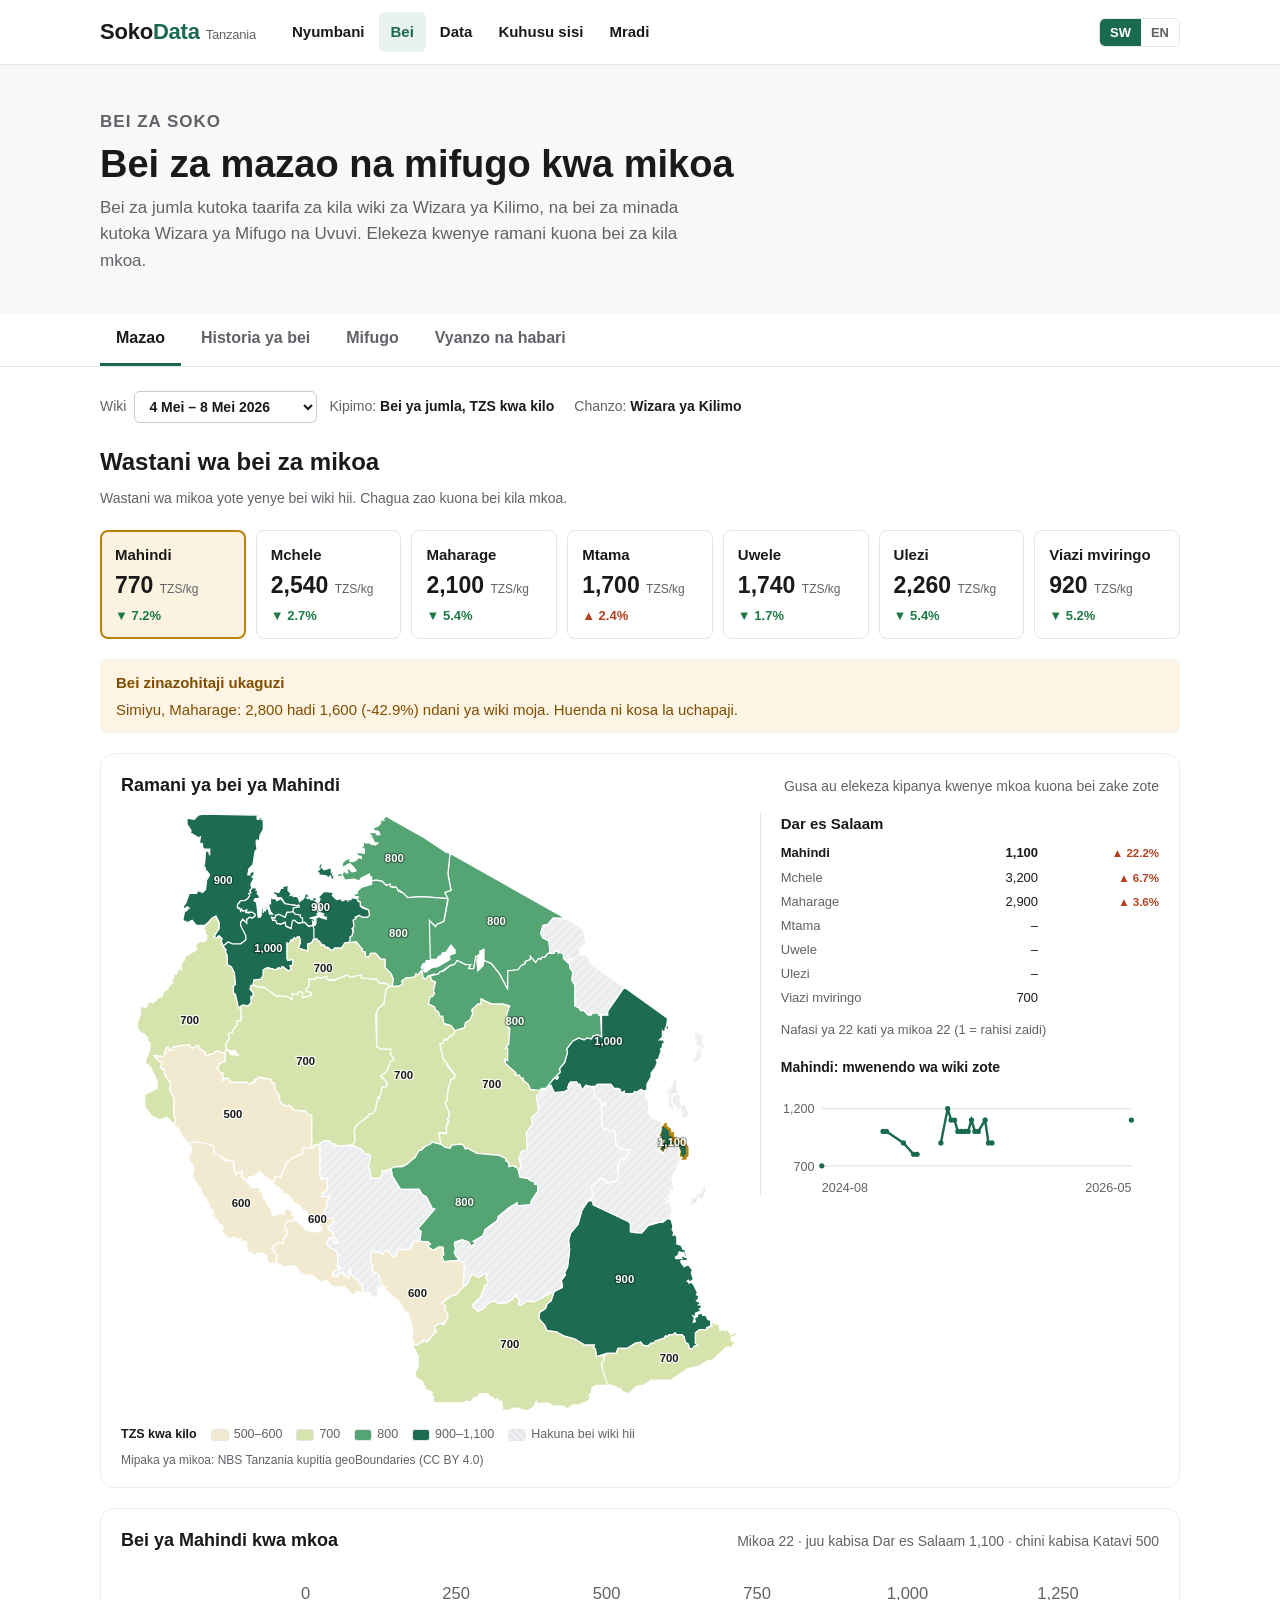
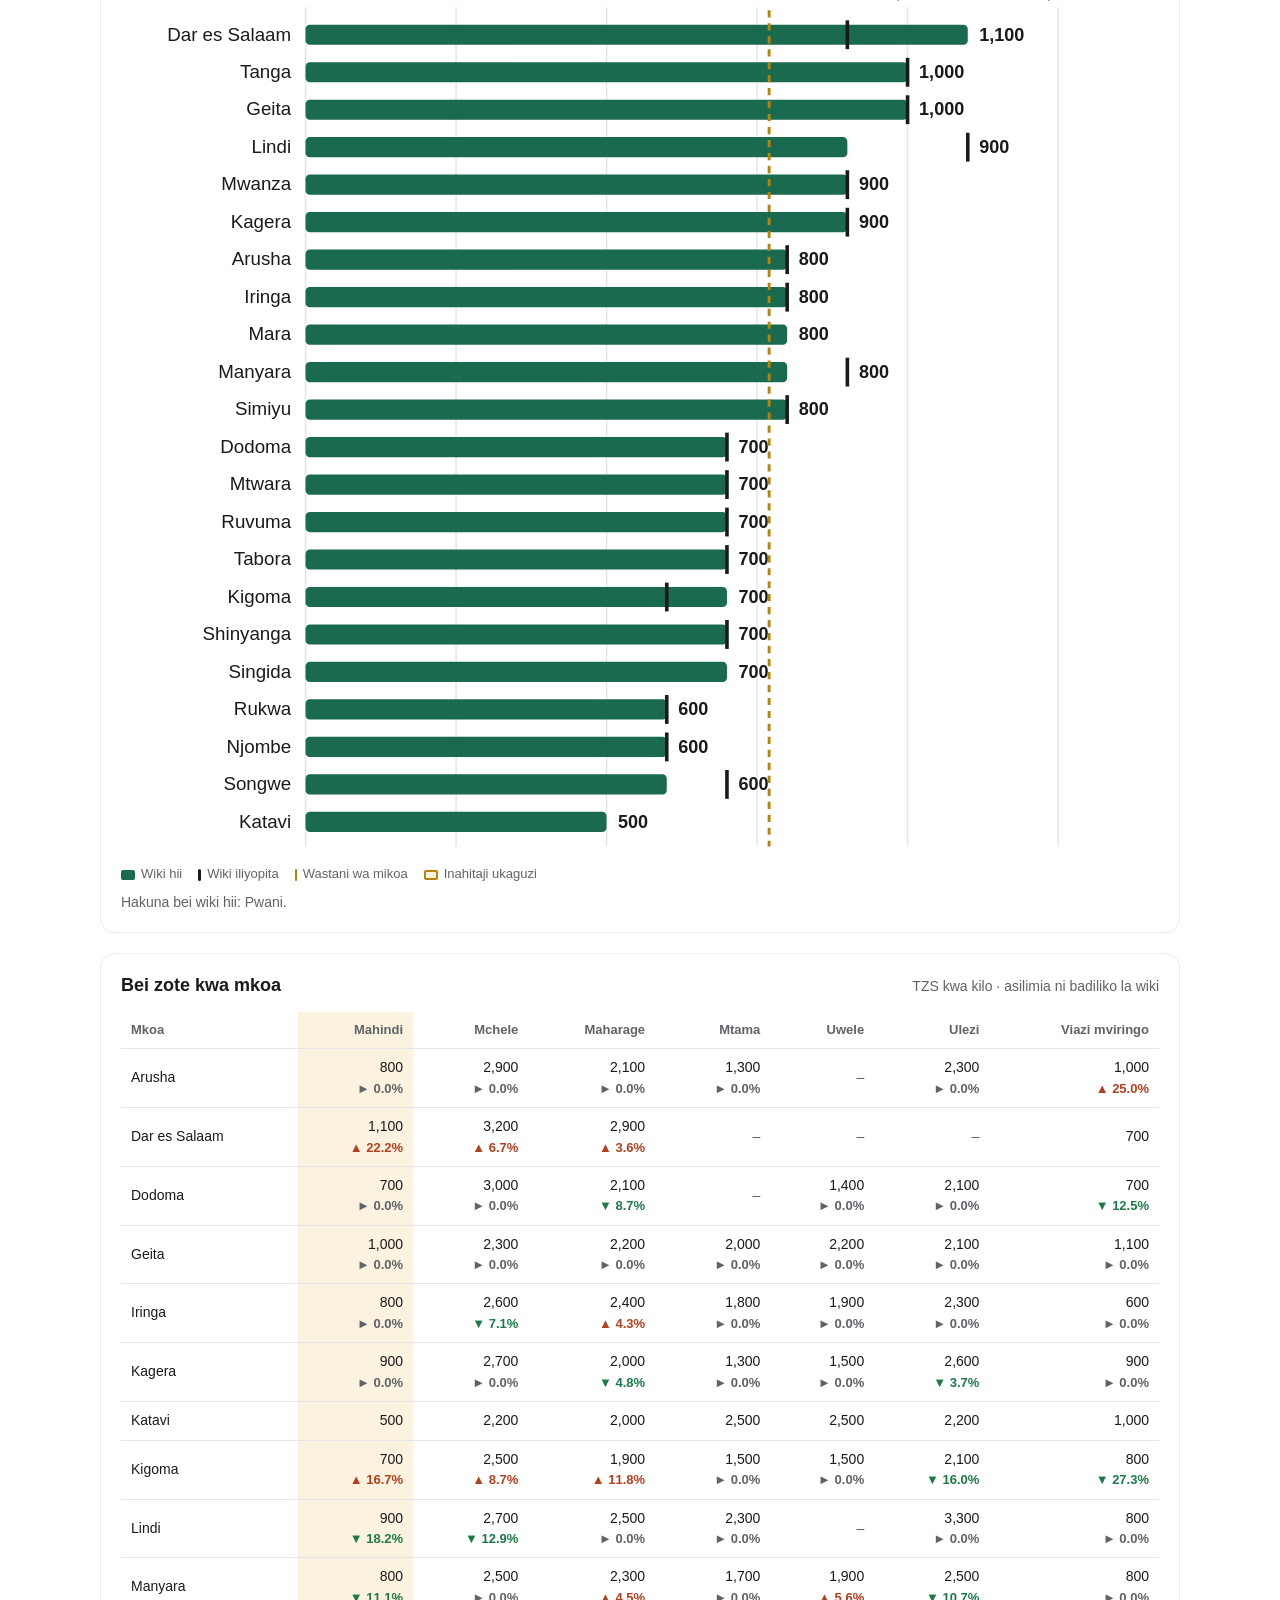
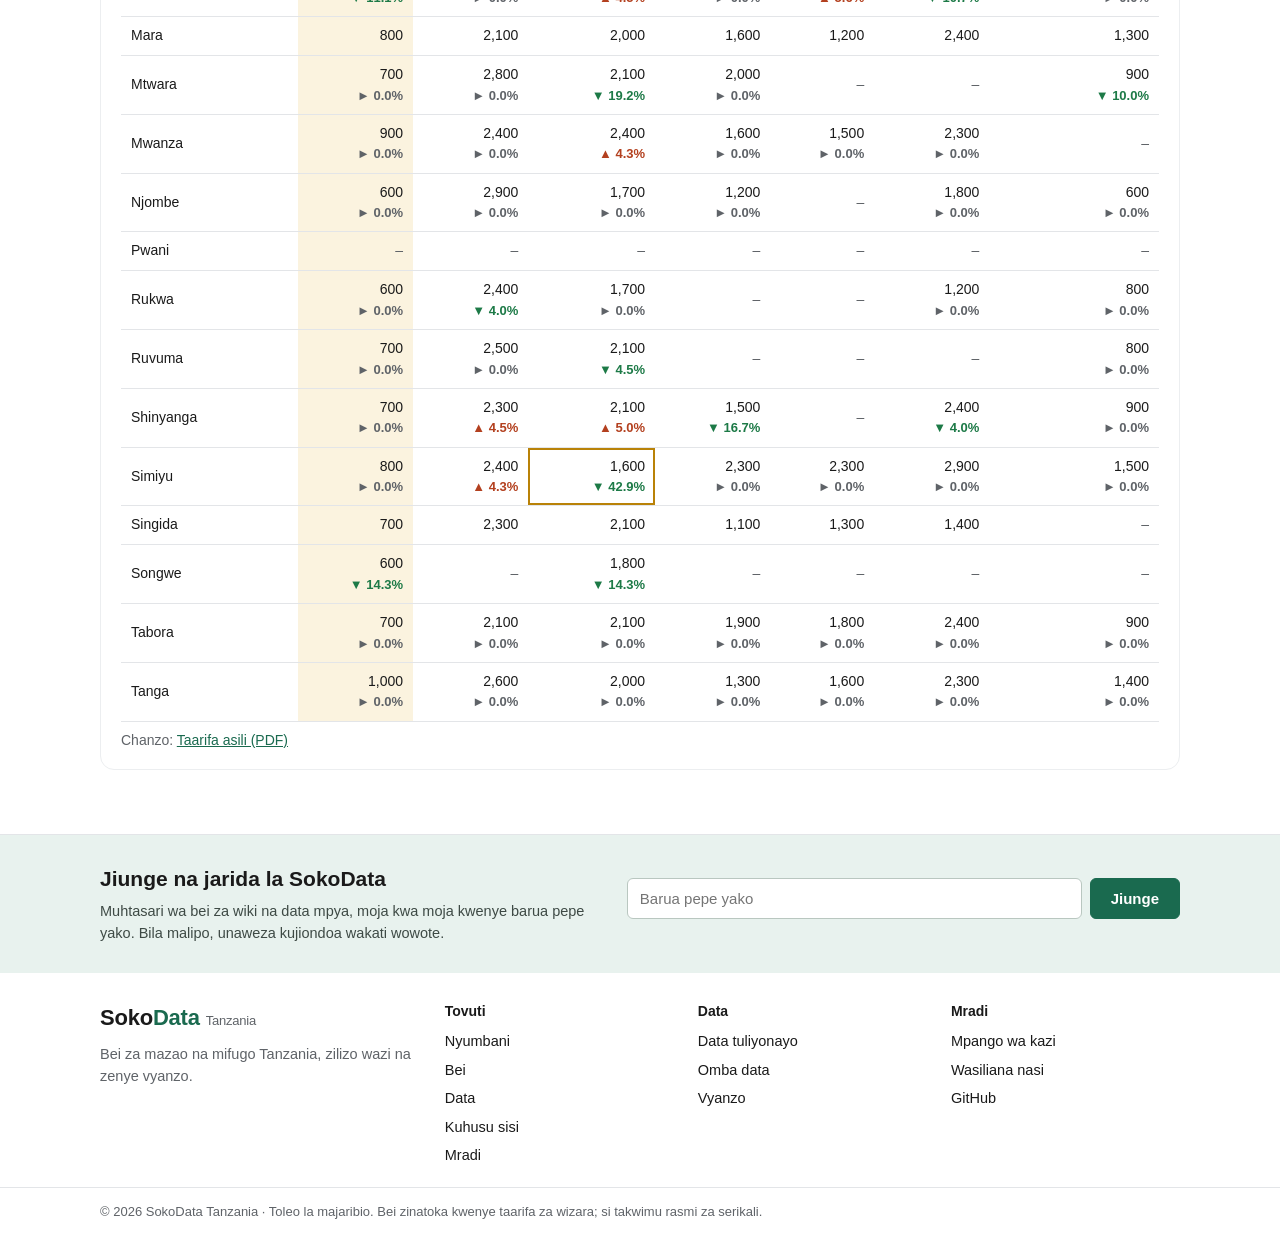
<file: website/prices.html>
<!DOCTYPE html>
<html lang="sw">
<head>
<meta charset="utf-8">
<meta name="viewport" content="width=device-width, initial-scale=1">
<title>Bei za mazao na mifugo · SokoData Tanzania</title>
<meta name="title-sw" content="Bei za mazao na mifugo · SokoData Tanzania">
<meta name="title-en" content="Crop and livestock prices · SokoData Tanzania">
<meta name="description" content="Bei za mazao na mifugo Tanzania: wazi, za kuaminika, kila wiki. Tanzanian crop and livestock prices, open and sourced.">
<link rel="stylesheet" href="assets/style.css">
</head>
<body data-page="prices">
<div id="site-header"></div>
<section class="page-intro"><div class="wrap">
  <p class="eyebrow"><span class="sw">Bei za soko</span><span class="en">Market prices</span></p>
  <h1><span class="sw">Bei za mazao na mifugo kwa mikoa</span><span class="en">Crop and livestock prices by region</span></h1>
  <p><span class="sw">Bei za jumla kutoka taarifa za kila wiki za Wizara ya Kilimo, na bei za minada kutoka Wizara ya Mifugo na Uvuvi. Elekeza kwenye ramani kuona bei za kila mkoa.</span><span class="en">Wholesale prices from the Ministry of Agriculture's weekly reports, and auction prices from the Ministry of Livestock and Fisheries. Point at the map to see each region's prices.</span></p>
</div></section>
<nav class="tabs" aria-label="Sections">
  <div class="wrap">
    <a href="#mazao" data-view="mazao" data-i18n="tabCrops">Mazao</a>
    <a href="#historia" data-view="historia" data-i18n="tabHistory">Historia ya bei</a>
    <a href="#mifugo" data-view="mifugo" data-i18n="tabLive">Mifugo</a>
    <a href="#vyanzo" data-view="vyanzo" data-i18n="tabSources">Vyanzo na habari</a>
  </div>
</nav>
<main class="wrap dash">
  <section class="view" id="view-mazao">
    <div class="controls">
      <label><span data-i18n="week">Wiki</span> <select id="weekSel"></select></label>
      <span class="meta"><span><span data-i18n="unit">Kipimo</span>: <b data-i18n="unitCrop">Bei ya jumla, TZS kwa kilo</b></span><span><span data-i18n="source">Chanzo</span>: <b>Wizara ya Kilimo</b></span></span>
    </div>
    <div>
      <h2 data-i18n="natTitle">Wastani wa bei za mikoa</h2>
      <p class="missing" data-i18n="natHint">Wastani wa mikoa yote yenye bei wiki hii. Chagua zao kuona bei kila mkoa.</p>
    </div>
    <div class="tiles" id="tiles"></div>
    <div class="alert" id="review" role="note"></div>
    <div class="card" id="mapSection">
      <div class="card-head"><h3 id="mapTitle"></h3><p data-i18n="mapSub">Gusa au elekeza kipanya kwenye mkoa kuona bei zake zote</p></div>
      <div class="map-grid">
        <div class="map-wrap" id="mapWrap"><div id="mapSvg"></div><div class="map-tip" id="mapTip" hidden></div></div>
        <aside class="map-panel" id="mapPanel" aria-live="polite"></aside>
      </div>
      <div class="map-legend" id="mapLegend"></div>
      <p class="credit" id="mapCredit"></p>
    </div>
    <div class="card">
      <div class="card-head"><h3 id="chartTitle"></h3><p id="chartSub"></p></div>
      <div class="chart" id="cropChart"></div>
      <div class="legend">
        <span><i style="background:var(--accent)"></i><span data-i18n="lgThis">Wiki hii</span></span>
        <span><i style="background:var(--ink);width:3px;height:12px"></i><span data-i18n="lgPrev">Wiki iliyopita</span></span>
        <span><i style="background:var(--gold);width:2px;height:12px"></i><span data-i18n="lgNat">Wastani wa mikoa</span></span>
        <span><i style="background:var(--gold-soft);border:2px solid var(--gold)"></i><span data-i18n="lgFlag">Inahitaji ukaguzi</span></span>
      </div>
      <p class="missing" id="missing"></p>
    </div>
    <div class="card">
      <div class="card-head"><h3 data-i18n="tableTitle">Bei zote kwa mkoa</h3><p data-i18n="tableSub">TZS kwa kilo · asilimia ni badiliko la wiki</p></div>
      <div class="tablewrap"><table id="cropTable"></table></div>
      <p class="missing" id="cropSource"></p>
    </div>
  </section>

  <section class="view" id="view-historia">
    <h2 data-i18n="histTitle">Mwenendo wa bei kwa muda</h2>
    <div class="controls">
      <label><span data-i18n="crop">Zao</span> <select id="histCrop"></select></label>
      <label><span data-i18n="region">Mkoa</span> <select id="histRegion"></select></label>
    </div>
    <div class="card">
      <div class="card-head"><h3 id="histChartTitle"></h3><p id="histSub"></p></div>
      <div class="chart" id="histChart"></div>
    </div>
  </section>

  <section class="view" id="view-mifugo">
    <div class="controls">
      <label><span data-i18n="week">Wiki</span> <select id="liveWeekSel"></select></label>
      <span class="meta"><span><span data-i18n="unit">Kipimo</span>: <b data-i18n="unitLive">TZS kwa mnyama mmoja (bei ya chini na ya juu)</b></span><span><span data-i18n="source">Chanzo</span>: <b>Wizara ya Mifugo na Uvuvi</b></span></span>
    </div>
    <figure class="banner"><img src="https://commons.wikimedia.org/wiki/Special:FilePath/Maasai_man_with_cattle.jpg?width=1600" alt="" loading="lazy"><figcaption class="credit">Picha: Muhammad Mahdi Karim, <a href="https://commons.wikimedia.org/wiki/File:Maasai_man_with_cattle.jpg" rel="noopener">GFDL 1.2</a></figcaption></figure>
    <h2 data-i18n="liveTitle">Bei za mifugo kwenye minada ya upili na mipakani</h2>
    <div class="chips" id="animalChips" role="group" aria-label="Animal"></div>
    <div class="card">
      <div class="card-head"><h3 id="liveChartTitle"></h3><p data-i18n="liveSub">Kila mstari ni bei ya chini hadi ya juu; uzito uko kulia</p></div>
      <div class="chart" id="liveChart"></div>
    </div>
    <div class="alert" role="note"><strong data-i18n="liveNoteH">Kumbuka</strong><span data-i18n="liveNote"></span></div>
  </section>

  <section class="view" id="view-vyanzo">
    <div class="about-grid">
    <figure class="photo"><img src="https://commons.wikimedia.org/wiki/Special:FilePath/Flickr_-_usaid.africa_-_Maza_Wanawake_Kwanza_Growers_Association.jpg?width=1000" alt="" loading="lazy"><figcaption class="credit">Kikundi cha wakulima Wanawake Kwanza, Maza, Morogoro · USAID, <a href="https://commons.wikimedia.org/wiki/File:Flickr_-_usaid.africa_-_Maza_Wanawake_Kwanza_Growers_Association.jpg" rel="noopener">public domain</a></figcaption></figure>
    <div class="card prose">
      <h2 data-i18n="aboutTitle">Kuhusu data hii</h2>
      <div data-i18n-html="aboutBody"></div>
      <div id="coverage"></div>
    </div>
    </div>
    <div class="card">
      <div class="card-head"><h3 data-i18n="newsTitle">Bei zilizoripotiwa kwenye magazeti</h3><p data-i18n="newsSub">Chanzo cha pili: kila takwimu ina kiungo chake</p></div>
      <div class="tablewrap" id="newsBox"></div>
    </div>
  </section>
</main>
<div id="site-footer"></div>
<script src="assets/config.js"></script>
<script src="assets/site.js"></script>
<script src="assets/app.js"></script>
<script src="assets/map.js"></script>
</body>
</html>
</file>
<file: website/assets/style.css>
/* SokoData Tanzania. Plain white pages, Arial, one green accent.
   Shared parts: site header (.site-head), footer with newsletter (.site-foot), buttons, cards, forms.
   Page parts: home (.home-*), prices dashboard (tiles, map, charts), data page (.dl-*), prose pages. */
:root {
  --bg: #ffffff;
  --surface: #ffffff;
  --soft: #f7f8f7;
  --ink: #1a1a1a;
  --muted: #5f6368;
  --line: #e3e5e8;
  --accent: #1a6a4f;
  --accent-ink: #145740;
  --accent-soft: #e8f2ee;
  --gold: #b98208;
  --gold-soft: #fbf3df;
  --up: #b3401f;
  --down: #1d7a47;
  --warn-bg: #fdf4e3;
  --warn-ink: #7f4d00;
  --map-empty: #eef0f1;
  --font-display: Arial, Helvetica, sans-serif;
  --font-body: Arial, Helvetica, sans-serif;
  color-scheme: light;
}
* { box-sizing: border-box; }
html, body { margin: 0; }
body { background: var(--bg); color: var(--ink); font-family: var(--font-body); font-size: 16px; line-height: 1.55; }
html[lang="en"] .sw, html[lang="sw"] .en { display: none !important; }
a { color: var(--accent); }
.wrap { max-width: 1120px; margin: 0 auto; padding: 0 20px; }
button:focus-visible, a:focus-visible, select:focus-visible, input:focus-visible, textarea:focus-visible { outline: 3px solid var(--gold); outline-offset: 2px; }
h1, h2, h3, h4 { font-family: var(--font-display); color: var(--ink); text-wrap: balance; }
h2 { font-size: 24px; margin: 0; }
h3 { font-size: 18px; margin: 0 0 4px; }

/* Site header */
.site-head { background: #fff; border-bottom: 1px solid var(--line); position: sticky; top: 0; z-index: 20; }
.site-head .wrap { display: flex; align-items: center; gap: 24px; min-height: 64px; flex-wrap: wrap; }
.logo { font-size: 22px; font-weight: 700; color: var(--ink); text-decoration: none; letter-spacing: -0.01em; white-space: nowrap; }
.logo span { color: var(--accent); }
.logo small { font-size: 13px; font-weight: 400; color: var(--muted); margin-left: 6px; }
.site-nav { display: flex; gap: 2px; flex: 1; overflow-x: auto; }
.site-nav a { padding: 8px 12px; color: var(--ink); text-decoration: none; font-weight: 600; font-size: 15px; border-radius: 6px; white-space: nowrap; }
.site-nav a:hover { background: var(--soft); }
.site-nav a[aria-current="page"] { color: var(--accent); background: var(--accent-soft); }
.head-tools { display: flex; align-items: center; gap: 10px; }
.lang { display: flex; border: 1px solid var(--line); border-radius: 6px; overflow: hidden; }
.lang button { border: 0; background: #fff; color: var(--muted); padding: 6px 10px; font: 600 13px var(--font-body); cursor: pointer; }
.lang button[aria-pressed="true"] { background: var(--accent); color: #fff; }
@media (max-width: 860px) {
  .site-head { position: static; }
  .site-head .wrap { gap: 8px 16px; padding-top: 10px; padding-bottom: 6px; }
  .site-nav { order: 3; flex-basis: 100%; margin: 0 -8px; }
}

/* Buttons */
.btn { display: inline-block; padding: 11px 20px; border-radius: 6px; background: var(--accent); color: #fff; font: 700 15px var(--font-body); text-decoration: none; border: 1px solid var(--accent); cursor: pointer; }
.btn:hover { background: var(--accent-ink); }
.btn.ghost { background: #fff; color: var(--accent); }
.btn.ghost:hover { background: var(--accent-soft); }
.btn.small { padding: 7px 14px; font-size: 14px; }
.btn[disabled] { opacity: .5; cursor: not-allowed; }

/* Page intro (inner pages) */
.page-intro { border-bottom: 1px solid var(--line); }
.page-intro .wrap { padding-top: 36px; padding-bottom: 28px; display: grid; gap: 8px; }
.page-intro h1 { font-size: clamp(28px, 3.6vw, 38px); line-height: 1.15; margin: 0; }
.page-intro p { margin: 0; color: var(--muted); font-size: 17px; max-width: 64ch; }
.eyebrow { margin: 0; font-size: 13px; font-weight: 700; letter-spacing: .06em; text-transform: uppercase; color: var(--accent); }

/* Home */
.home-hero .wrap { display: grid; grid-template-columns: minmax(0, 1.05fr) minmax(0, 1fr); gap: 40px; align-items: center; padding-top: 48px; padding-bottom: 48px; }
.home-hero h1 { font-size: clamp(32px, 4.4vw, 48px); line-height: 1.1; margin: 0 0 14px; letter-spacing: -0.015em; }
.home-hero .lead { font-size: 18px; color: var(--muted); margin: 0 0 22px; max-width: 52ch; }
.home-hero .cta { display: flex; gap: 10px; flex-wrap: wrap; }
.home-hero figure { margin: 0; }
.home-hero img { display: block; width: 100%; aspect-ratio: 4 / 3; object-fit: cover; border-radius: 10px; }
.stats { display: grid; grid-template-columns: repeat(4, minmax(0, 1fr)); gap: 0; border: 1px solid var(--line); border-radius: 10px; margin-top: 28px; }
.stats div { padding: 12px 16px; border-left: 1px solid var(--line); display: grid; gap: 2px; }
.stats div:first-child { border-left: 0; }
.stats b { font-size: 22px; font-variant-numeric: tabular-nums; }
.stats span { font-size: 13px; color: var(--muted); }
@media (max-width: 860px) { .home-hero .wrap { grid-template-columns: 1fr; gap: 24px; padding-top: 28px; } .stats { grid-template-columns: repeat(2, minmax(0, 1fr)); } .stats div:nth-child(3) { border-left: 0; } .stats div:nth-child(n+3) { border-top: 1px solid var(--line); } }
.band { padding: 44px 0; }
.band.soft { background: var(--soft); border-top: 1px solid var(--line); border-bottom: 1px solid var(--line); }
.band-head { display: flex; justify-content: space-between; align-items: end; gap: 16px; flex-wrap: wrap; margin-bottom: 18px; }
.band-head p { margin: 4px 0 0; color: var(--muted); }
.price-strip { display: grid; grid-template-columns: repeat(auto-fill, minmax(150px, 1fr)); gap: 10px; }
.price-strip a { display: grid; gap: 2px; padding: 14px 16px; border: 1px solid var(--line); border-radius: 8px; background: #fff; color: var(--ink); text-decoration: none; }
.price-strip a:hover { border-color: var(--accent); }
.price-strip .n { font-weight: 600; }
.price-strip .p { font-size: 22px; font-weight: 700; font-variant-numeric: tabular-nums; }
.price-strip .p small { font-size: 12px; font-weight: 400; color: var(--muted); }
.cards3 { display: grid; grid-template-columns: repeat(3, minmax(0, 1fr)); gap: 18px; }
@media (max-width: 860px) { .cards3 { grid-template-columns: 1fr; } }
.feature { border: 1px solid var(--line); border-radius: 10px; overflow: hidden; background: #fff; display: grid; grid-template-rows: auto 1fr; }
.feature img { display: block; width: 100%; height: 170px; object-fit: cover; }
.feature div { padding: 16px 18px 18px; display: grid; gap: 8px; align-content: start; }
.feature p { margin: 0; color: var(--muted); }
.feature a.more { font-weight: 700; text-decoration: none; }
.mv { display: grid; grid-template-columns: repeat(2, minmax(0, 1fr)); gap: 18px; }
@media (max-width: 760px) { .mv { grid-template-columns: 1fr; } }
.mv > div { border-left: 4px solid var(--accent); padding: 4px 0 4px 18px; }
.mv h3 { font-size: 15px; text-transform: uppercase; letter-spacing: .05em; color: var(--accent); }
.mv p { margin: 0; font-size: 18px; }

/* Prose pages */
.prose-page { padding-top: 36px; padding-bottom: 56px; }
.two-col { display: grid; grid-template-columns: minmax(0, 1.4fr) minmax(0, 1fr); gap: 40px; align-items: start; }
@media (max-width: 860px) { .two-col { grid-template-columns: 1fr; gap: 24px; } }
.prose { max-width: 70ch; display: grid; gap: 14px; }
.prose p, .prose ul, .prose ol { margin: 0; }
.prose li { margin-bottom: 6px; }
.prose h2 { margin-top: 18px; }
.photo { margin: 0; }
.photo img { display: block; width: 100%; border-radius: 10px; aspect-ratio: 4 / 3; object-fit: cover; }
.values { display: grid; grid-template-columns: repeat(auto-fill, minmax(220px, 1fr)); gap: 14px; }
.values div { border: 1px solid var(--line); border-radius: 8px; padding: 14px 16px; }
.values b { display: block; margin-bottom: 4px; }
.values p { margin: 0; color: var(--muted); font-size: 15px; }
.person { display: grid; grid-template-columns: 64px 1fr; gap: 14px; align-items: center; border: 1px solid var(--line); border-radius: 10px; padding: 16px; }
.avatar { width: 64px; height: 64px; border-radius: 50%; background: var(--accent-soft); color: var(--accent); display: grid; place-items: center; font-weight: 700; font-size: 22px; }
.person p { margin: 0; color: var(--muted); font-size: 15px; }
.steps { counter-reset: s; list-style: none; padding: 0; display: grid; gap: 12px; }
.steps li { counter-increment: s; position: relative; padding: 2px 0 2px 46px; }
.steps li::before { content: counter(s); position: absolute; left: 0; top: 0; width: 32px; height: 32px; border-radius: 50%; background: var(--accent); color: #fff; font-weight: 700; display: grid; place-items: center; }
.road { display: grid; gap: 0; border-left: 2px solid var(--line); margin-left: 8px; }
.road > div { position: relative; padding: 0 0 22px 24px; }
.road > div::before { content: ""; position: absolute; left: -8px; top: 4px; width: 14px; height: 14px; border-radius: 50%; background: #fff; border: 3px solid var(--line); }
.road > div.now::before { border-color: var(--accent); background: var(--accent); }
.road .when { font-size: 13px; font-weight: 700; color: var(--accent); text-transform: uppercase; letter-spacing: .05em; }
.road h3 { margin: 2px 0 4px; }
.road p { margin: 0; color: var(--muted); }
.tag { display: inline-block; font-size: 12px; font-weight: 700; padding: 1px 8px; border-radius: 4px; background: var(--accent-soft); color: var(--accent); margin-left: 6px; vertical-align: middle; }

/* Forms */
.form { display: grid; gap: 12px; }
.form .row { display: grid; grid-template-columns: repeat(2, minmax(0, 1fr)); gap: 12px; }
@media (max-width: 600px) { .form .row { grid-template-columns: 1fr; } }
.form label { display: grid; gap: 4px; font-size: 14px; font-weight: 600; }
.form input, .form select, .form textarea { font: 15px var(--font-body); padding: 9px 11px; border: 1px solid #c9ccd1; border-radius: 6px; background: #fff; color: var(--ink); width: 100%; }
.form textarea { min-height: 110px; resize: vertical; }
.form .note, .form-status { font-size: 13.5px; color: var(--muted); margin: 0; }
.form-status.ok { color: var(--down); font-weight: 600; }
.form-status.err { color: var(--up); font-weight: 600; }
.hp { position: absolute; left: -5000px; }

/* Data page */
.dl-grid { display: grid; grid-template-columns: repeat(3, minmax(0, 1fr)); gap: 14px; }
@media (max-width: 860px) { .dl-grid { grid-template-columns: 1fr; } }
.dl-card { border: 1px solid var(--line); border-radius: 10px; padding: 16px 18px; display: grid; gap: 8px; align-content: start; }
.dl-card p { margin: 0; color: var(--muted); font-size: 14.5px; }
.dl-card .btns { display: flex; gap: 8px; flex-wrap: wrap; margin-top: 4px; }
.builder { display: grid; grid-template-columns: minmax(0, 1fr) minmax(0, 1fr); gap: 20px 28px; }
@media (max-width: 860px) { .builder { grid-template-columns: 1fr; } }
.checks { display: flex; flex-wrap: wrap; gap: 8px; }
.checks label { display: inline-flex; gap: 6px; align-items: center; border: 1px solid var(--line); border-radius: 999px; padding: 5px 12px; font-size: 14px; font-weight: 600; cursor: pointer; }
.checks input { width: auto; margin: 0; accent-color: var(--accent); }
.fieldset { display: grid; gap: 8px; align-content: start; }
.fieldset > span { font-size: 14px; font-weight: 700; }
.summary { background: var(--soft); border: 1px solid var(--line); border-radius: 8px; padding: 12px 14px; font-size: 14.5px; }
table.dict td, table.dict th { text-align: left; white-space: normal; position: static; }
.cite { background: var(--soft); border: 1px solid var(--line); border-radius: 8px; padding: 12px 14px; font-size: 14px; font-family: Consolas, "Courier New", monospace; }

/* Footer and newsletter */
.site-foot { border-top: 1px solid var(--line); margin-top: 32px; font-size: 14.5px; }
.news-band { background: var(--accent-soft); }
.news-band .wrap { display: grid; grid-template-columns: minmax(0, 1fr) minmax(0, 1.1fr); gap: 24px; align-items: center; padding-top: 28px; padding-bottom: 28px; }
.news-band h2 { font-size: 21px; }
.news-band p { margin: 4px 0 0; color: #3e4a45; }
.news-form { display: flex; gap: 8px; flex-wrap: wrap; }
.news-form input[type=email] { flex: 1 1 220px; font: 15px var(--font-body); padding: 10px 12px; border: 1px solid #b9c7c0; border-radius: 6px; }
.news-form .form-status { flex-basis: 100%; }
@media (max-width: 760px) { .news-band .wrap { grid-template-columns: 1fr; } }
.foot-cols { display: grid; grid-template-columns: 1.4fr repeat(3, 1fr); gap: 24px; padding-top: 28px; padding-bottom: 20px; }
@media (max-width: 760px) { .foot-cols { grid-template-columns: 1fr 1fr; } }
.foot-cols h4 { margin: 0 0 8px; font-size: 14px; }
.foot-cols ul { list-style: none; margin: 0; padding: 0; display: grid; gap: 6px; }
.foot-cols a { color: var(--ink); text-decoration: none; }
.foot-cols a:hover { color: var(--accent); text-decoration: underline; }
.foot-cols p { margin: 0; color: var(--muted); }
.foot-base { border-top: 1px solid var(--line); color: var(--muted); font-size: 13px; padding: 14px 0 28px; }

/* Prices dashboard */
nav.tabs { border-bottom: 1px solid var(--line); background: #fff; }
nav.tabs .wrap { display: flex; gap: 4px; overflow-x: auto; }
nav.tabs a { padding: 12px 16px; color: var(--muted); text-decoration: none; font-weight: 600; border-bottom: 3px solid transparent; white-space: nowrap; }
nav.tabs a[aria-current="page"] { color: var(--ink); border-bottom-color: var(--accent); }
main.dash { padding-top: 24px; padding-bottom: 32px; }
section.view { display: none; }
section.view.on { display: grid; gap: 20px; }
.meta { display: flex; flex-wrap: wrap; gap: 8px 20px; color: var(--muted); font-size: 14px; }
.meta b { color: var(--ink); font-weight: 600; }
.proto { font-size: 12px; font-weight: 700; text-transform: uppercase; letter-spacing: .06em; color: var(--warn-ink); background: var(--warn-bg); padding: 2px 8px; border-radius: 4px; }
.tiles { display: grid; grid-template-columns: repeat(auto-fill, minmax(132px, 1fr)); gap: 10px; }
.tile { background: #fff; border: 1px solid var(--line); border-radius: 8px; padding: 12px 14px; text-align: left; cursor: pointer; font: inherit; color: inherit; display: grid; gap: 2px; }
.tile:hover { border-color: var(--accent); }
.tile[aria-pressed="true"] { border: 2px solid var(--gold); background: var(--gold-soft); padding: 11px 13px; }
.tile .name { font-weight: 600; font-size: 15px; }
.tile .price { font-size: 23px; font-weight: 700; font-variant-numeric: tabular-nums; }
.tile .price small { font-size: 12px; color: var(--muted); font-weight: 400; }
.chg { font-size: 13px; font-weight: 700; font-variant-numeric: tabular-nums; }
.chg.up { color: var(--up); } .chg.down { color: var(--down); } .chg.flat { color: var(--muted); }
.card { background: #fff; border: 1px solid var(--line); border-radius: 10px; padding: 18px 20px; }
.card-head { display: flex; justify-content: space-between; gap: 12px; align-items: baseline; flex-wrap: wrap; margin-bottom: 8px; }
.card-head p { margin: 0; color: var(--muted); font-size: 14px; }
.chart { width: 100%; overflow-x: auto; }
.chart svg { display: block; width: 100%; min-width: 520px; height: auto; font-family: var(--font-body); }
.legend { display: flex; gap: 16px; flex-wrap: wrap; font-size: 13px; color: var(--muted); margin-top: 6px; }
.legend i { display: inline-block; width: 14px; height: 10px; border-radius: 2px; margin-right: 6px; vertical-align: middle; }
.alert { background: var(--warn-bg); color: var(--warn-ink); border-radius: 8px; padding: 12px 16px; font-size: 15px; display: grid; gap: 4px; }
.alert strong { font-weight: 700; }
.missing { font-size: 14px; color: var(--muted); margin: 8px 0 0; }
.tablewrap { overflow-x: auto; }
table { border-collapse: collapse; width: 100%; font-size: 14px; font-variant-numeric: tabular-nums; }
th, td { padding: 8px 10px; border-bottom: 1px solid var(--line); text-align: right; white-space: nowrap; }
th:first-child, td:first-child { text-align: left; position: sticky; left: 0; background: #fff; }
thead th { color: var(--muted); font-weight: 600; font-size: 13px; }
th.sel, td.sel { background: var(--gold-soft); }
td small { display: block; font-size: 11.5px; font-weight: 700; }
td.na { color: var(--muted); }
td.flag { box-shadow: inset 0 0 0 2px var(--gold); }
.chips { display: flex; gap: 8px; flex-wrap: wrap; }
.chips button { border: 1px solid var(--line); background: #fff; color: var(--ink); border-radius: 999px; padding: 6px 14px; font: 600 14px var(--font-body); cursor: pointer; }
.chips button[aria-pressed="true"] { background: var(--accent); border-color: var(--accent); color: #fff; }
.controls select { font: 600 14px var(--font-body); padding: 6px 10px; border: 1px solid #c9ccd1; border-radius: 6px; background: #fff; color: var(--ink); }
.controls { display: flex; gap: 12px; flex-wrap: wrap; align-items: center; }
.controls label { font-size: 14px; color: var(--muted); display: flex; gap: 8px; align-items: center; }
.empty { color: var(--muted); font-size: 15px; padding: 24px 0; text-align: center; }
.src-list { display: grid; gap: 8px; font-size: 14px; }
.src-list a { color: var(--accent); word-break: break-all; }
table.news th, table.news td { white-space: normal; text-align: left; position: static; }
.credit { font-size: 12px; color: var(--muted); margin: 6px 0 0; }
.credit a { color: inherit; }
.banner { margin: 0; border-radius: 10px; overflow: hidden; }
.banner img { display: block; width: 100%; height: 180px; object-fit: cover; object-position: center 35%; }
.about-grid { display: grid; grid-template-columns: minmax(0, 1fr) minmax(0, 1.2fr); gap: 20px; align-items: start; }
@media (max-width: 760px) { .about-grid { grid-template-columns: 1fr; } }
@media (max-width: 480px) { .card { padding: 14px; } }
@media (prefers-reduced-motion: reduce) { * { transition: none !important; } }

/* Price map */
.map-grid { display: grid; grid-template-columns: minmax(0, 1.55fr) minmax(240px, 1fr); gap: 20px; align-items: start; }
.map-wrap { position: relative; }
#mapSvg svg { display: block; width: 100%; height: auto; }
path.reg { stroke: #fff; stroke-width: 1.2; cursor: pointer; transition: opacity .15s; outline: none; }
path.reg:hover, path.reg:focus-visible { stroke: var(--ink); stroke-width: 2; }
path.reg.on { stroke: #b98208; stroke-width: 2.6; }
#mapRegions:hover path.reg:not(:hover) { opacity: .82; }
.mlab { font: 700 11px var(--font-body); fill: #1a1a1a; pointer-events: none; paint-order: stroke; stroke: rgba(255,255,255,.8); stroke-width: 2.5px; }
.mlab.light { fill: #fff; stroke: rgba(0,0,0,.35); }
.map-tip { position: absolute; z-index: 3; min-width: 190px; max-width: 240px; background: #fff; border: 1px solid var(--line); border-radius: 8px; padding: 10px 12px; box-shadow: 0 6px 22px rgba(0,0,0,.14); pointer-events: none; font-size: 13px; display: grid; gap: 4px; }
.map-tip[hidden] { display: none; }
.map-tip b, .pcard b { font-size: 15px; }
.tt { width: 100%; border-collapse: collapse; font-size: 13px; }
.tt td { padding: 2px 0; border: 0; white-space: nowrap; position: static; background: none; text-align: right; }
.tt td:first-child { text-align: left; color: var(--muted); }
.tt tr.sel td { font-weight: 700; color: var(--ink); }
.tt .chg { font-size: 11.5px; margin-left: 6px; }
.tz { color: var(--muted); font-size: 13px; }
.map-panel { border-left: 1px solid var(--line); padding-left: 20px; display: grid; gap: 10px; align-content: start; min-height: 200px; }
.pcard { display: grid; gap: 6px; }
.pick { color: var(--muted); margin: 0; }
.rank { margin: 0; font-size: 13px; color: var(--muted); }
.map-panel h4 { margin: 6px 0 0; font-size: 14px; }
.spark { width: 100%; max-width: 360px; height: auto; font: 10.5px var(--font-body); fill: var(--muted); }
.spark .ln { fill: none; stroke: var(--accent); stroke-width: 2; }
.spark .pt { fill: var(--accent); }
.spark .g { stroke: var(--line); }
.map-legend { display: flex; flex-wrap: wrap; gap: 6px 14px; align-items: center; font-size: 12.5px; color: var(--muted); margin-top: 10px; font-variant-numeric: tabular-nums; }
.map-legend .lt { font-weight: 600; color: var(--ink); }
.map-legend i { display: inline-block; width: 18px; height: 12px; border-radius: 3px; margin-right: 5px; vertical-align: middle; border: 1px solid var(--line); }
.map-legend i.nd { background: repeating-linear-gradient(45deg, var(--map-empty) 0 3px, var(--line) 3px 5px); }
@media (max-width: 760px) { .map-grid { grid-template-columns: 1fr; } .map-panel { border-left: 0; padding-left: 0; border-top: 1px solid var(--line); padding-top: 14px; } }
select.field { font: 15px var(--font-body); padding: 9px 11px; border: 1px solid #c9ccd1; border-radius: 6px; background: #fff; color: var(--ink); width: 100%; }

/* Softer layout: fewer outlined boxes, more space, rounded photos */
.page-intro { border-bottom: 0; background: var(--soft); }
.page-intro .wrap { padding-top: 44px; padding-bottom: 40px; }
.stats { border: 0; gap: 8px 32px; grid-template-columns: repeat(4, max-content); margin-top: 32px; }
.stats div, .stats div:nth-child(n) { border: 0; padding: 0; }
.stats b { font-size: 28px; color: var(--accent); }
@media (max-width: 860px) { .stats { grid-template-columns: repeat(2, max-content); } }
.home-hero img { border-radius: 16px; }
.band { padding: 56px 0; }
.band.soft { border: 0; }
.cards3 { gap: 28px; }
.feature { border: 0; border-radius: 0; background: transparent; }
.feature img { border-radius: 14px; height: 200px; }
.feature div { padding: 16px 2px 0; }
.values { gap: 18px; }
.values div { border: 0; background: var(--soft); border-radius: 14px; padding: 18px 20px; }
.dl-card { border: 0; background: var(--soft); border-radius: 14px; padding: 18px 20px; }
.form.card { border: 0; background: var(--soft); border-radius: 16px; padding: 24px; }
.form input, .form select, .form textarea { border-color: #d5d8dc; }
.card { border-color: #eceef0; border-radius: 14px; }
.photo img { border-radius: 16px; }
.mv > div { border-left-width: 3px; }

/* Home map */
.hm-grid { display: grid; grid-template-columns: minmax(0, 1.5fr) minmax(260px, 1fr); gap: 36px; align-items: start; }
@media (max-width: 860px) { .hm-grid { grid-template-columns: 1fr; gap: 20px; } }
#hmSvg svg { display: block; width: 100%; height: auto; }
.hm-hint { margin: 0 0 10px; color: var(--muted); font-size: 14px; }
.hm-crops { display: grid; gap: 6px; }
.hm-crops button { display: grid; grid-template-columns: 1fr auto 72px; align-items: center; gap: 10px; text-align: left; border: 0; background: #fff; border-radius: 10px; padding: 11px 14px; font: inherit; color: inherit; cursor: pointer; }
.hm-crops button:hover { background: var(--accent-soft); }
.hm-crops button[aria-pressed="true"] { background: var(--accent); color: #fff; }
.hm-crops button[aria-pressed="true"] small, .hm-crops button[aria-pressed="true"] .chg { color: #fff; }
.hm-crops .n { font-weight: 600; }
.hm-crops .p { font-weight: 700; font-variant-numeric: tabular-nums; }
.hm-crops .p small { font-weight: 400; color: var(--muted); font-size: 12px; }
.hm-crops .chg { text-align: right; }
</file>
